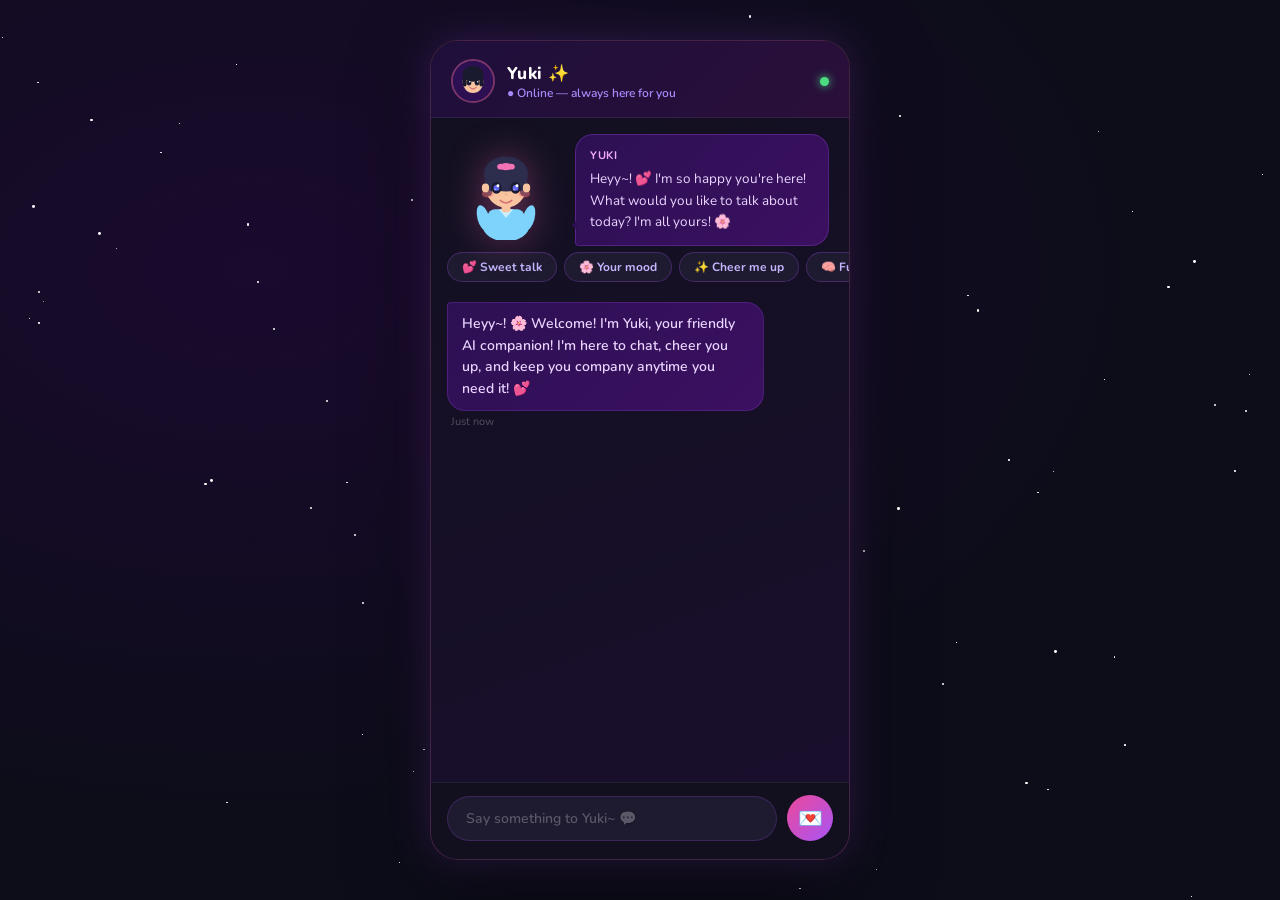
<file: chat.html>
<!DOCTYPE html>
<html lang="en">
<head>
<meta charset="UTF-8" />
<meta name="viewport" content="width=device-width, initial-scale=1.0" />
<title>Yuki AI – Your Friendly AI Companion</title>
<style>
  @import url('https://fonts.googleapis.com/css2?family=Nunito:wght@400;600;700;800&display=swap');

  * { box-sizing: border-box; margin: 0; padding: 0; }

  body {
    font-family: 'Nunito', sans-serif;
    background: #0d0d1a;
    min-height: 100vh;
    display: flex;
    align-items: center;
    justify-content: center;
    overflow: hidden;
  }

  /* Animated starfield background */
  .stars {
    position: fixed; inset: 0; pointer-events: none; z-index: 0;
    background: radial-gradient(ellipse at 20% 30%, #1a0a2e 0%, #0d0d1a 60%);
  }
  .star {
    position: absolute; border-radius: 50%;
    background: white; animation: twinkle 3s infinite alternate;
  }

  @keyframes twinkle { from { opacity: 0.2; } to { opacity: 1; } }
  @keyframes float {
    0%, 100% { transform: translateY(0px); }
    50% { transform: translateY(-12px); }
  }
  @keyframes pulse-glow {
    0%, 100% { box-shadow: 0 0 30px #ff6eb433, 0 0 60px #a855f733; }
    50% { box-shadow: 0 0 50px #ff6eb466, 0 0 100px #a855f755; }
  }
  @keyframes blink {
    0%, 90%, 100% { transform: scaleY(1); }
    95% { transform: scaleY(0.05); }
  }
  @keyframes mouth-talk {
    0%, 100% { d: path("M 62 88 Q 75 96 88 88"); }
    50% { d: path("M 62 88 Q 75 100 88 88"); }
  }
  @keyframes blush-pulse {
    0%, 100% { opacity: 0.4; }
    50% { opacity: 0.7; }
  }
  @keyframes slideUp {
    from { opacity: 0; transform: translateY(16px); }
    to { opacity: 1; transform: translateY(0); }
  }
  @keyframes typingDot {
    0%, 60%, 100% { transform: translateY(0); opacity: 0.4; }
    30% { transform: translateY(-6px); opacity: 1; }
  }

  .app {
    position: relative; z-index: 1;
    width: 420px; max-width: 98vw;
    height: 92vh; max-height: 820px;
    display: flex; flex-direction: column;
    border-radius: 28px;
    border: 1.5px solid #ff6eb433;
    background: linear-gradient(160deg, #12101f 0%, #1a0f2e 100%);
    overflow: hidden;
    box-shadow: 0 0 40px #a855f733, 0 30px 80px #00000088;
  }

  /* Header */
  .header {
    padding: 18px 20px 14px;
    background: linear-gradient(135deg, #1e0f3a 0%, #2a0f3a 100%);
    border-bottom: 1px solid #ffffff11;
    display: flex; align-items: center; gap: 12px;
  }
  .status-dot {
    width: 9px; height: 9px; border-radius: 50%;
    background: #4ade80;
    box-shadow: 0 0 8px #4ade80;
    animation: twinkle 1.5s infinite alternate;
    flex-shrink: 0;
  }
  .header-info { flex: 1; }
  .header-name { font-size: 17px; font-weight: 800; color: #fff; letter-spacing: 0.3px; }
  .header-status { font-size: 12px; color: #a78bfa; font-weight: 600; }
  .header-avatar {
    width: 44px; height: 44px; border-radius: 50%;
    border: 2px solid #ff6eb466;
    overflow: hidden; flex-shrink: 0;
    animation: pulse-glow 3s infinite;
  }
  .header-avatar svg { width: 100%; height: 100%; }

  /* Character area */
  .character-zone {
    flex-shrink: 0;
    padding: 12px 20px 6px;
    display: flex; align-items: flex-end; gap: 14px;
  }
  .anime-wrap {
    flex-shrink: 0;
    animation: float 4s ease-in-out infinite;
    filter: drop-shadow(0 0 18px #ff6eb455);
  }
  .anime-wrap svg { width: 110px; height: 110px; }

  /* Speech bubble */
  .bubble {
    flex: 1;
    background: linear-gradient(135deg, #2d1054 0%, #3b1060 100%);
    border: 1px solid #a855f744;
    border-radius: 18px 18px 18px 4px;
    padding: 12px 14px;
    font-size: 13.5px; color: #e9d5ff; line-height: 1.6;
    min-height: 60px;
    position: relative;
    animation: slideUp 0.4s ease;
  }
  .bubble::before {
    content: '';
    position: absolute; left: -10px; bottom: 14px;
    border: 6px solid transparent;
    border-right-color: #2d1054;
  }
  .bubble-name {
    font-size: 11px; font-weight: 700;
    color: #f0abfc; margin-bottom: 4px; text-transform: uppercase; letter-spacing: 0.5px;
  }

  /* Chat area */
  .chat-area {
    flex: 1; overflow-y: auto; padding: 10px 16px;
    display: flex; flex-direction: column; gap: 10px;
    scrollbar-width: thin; scrollbar-color: #a855f733 transparent;
  }

  .msg {
    max-width: 82%; animation: slideUp 0.3s ease;
    display: flex; flex-direction: column; gap: 3px;
  }
  .msg.ai { align-self: flex-start; }
  .msg.user { align-self: flex-end; }

  .msg-bubble {
    padding: 10px 14px; border-radius: 18px;
    font-size: 14px; line-height: 1.55; font-weight: 600;
  }
  .msg.ai .msg-bubble {
    background: linear-gradient(135deg, #2d1054, #3b1060);
    color: #e9d5ff; border-radius: 4px 18px 18px 18px;
    border: 1px solid #a855f733;
  }
  .msg.user .msg-bubble {
    background: linear-gradient(135deg, #ec4899, #a855f7);
    color: #fff; border-radius: 18px 4px 18px 18px;
  }
  .msg-time { font-size: 11px; color: #ffffff44; padding: 0 4px; }
  .msg.user .msg-time { text-align: right; }

  /* Typing indicator */
  .typing-indicator {
    display: none; align-self: flex-start;
    background: linear-gradient(135deg, #2d1054, #3b1060);
    border: 1px solid #a855f733;
    border-radius: 4px 18px 18px 18px;
    padding: 12px 18px; gap: 5px; align-items: center;
  }
  .typing-indicator.show { display: flex; }
  .typing-indicator span {
    width: 7px; height: 7px; border-radius: 50%; background: #a855f7;
    animation: typingDot 1.2s infinite;
  }
  .typing-indicator span:nth-child(2) { animation-delay: 0.2s; }
  .typing-indicator span:nth-child(3) { animation-delay: 0.4s; }

  /* Input */
  .input-zone {
    padding: 12px 16px 18px;
    background: #12101f;
    border-top: 1px solid #ffffff11;
    display: flex; gap: 10px; align-items: center;
  }
  .input-zone input {
    flex: 1; background: #1e1a30;
    border: 1.5px solid #a855f733; border-radius: 24px;
    padding: 12px 18px; color: #fff; font-size: 14px;
    font-family: 'Nunito', sans-serif; font-weight: 600;
    outline: none; transition: border-color 0.2s;
  }
  .input-zone input::placeholder { color: #ffffff44; }
  .input-zone input:focus { border-color: #a855f7; }
  .send-btn {
    width: 46px; height: 46px; border-radius: 50%;
    background: linear-gradient(135deg, #ec4899, #a855f7);
    border: none; cursor: pointer; display: flex;
    align-items: center; justify-content: center;
    font-size: 20px; transition: transform 0.15s, opacity 0.15s;
    flex-shrink: 0;
  }
  .send-btn:hover { transform: scale(1.1); }
  .send-btn:active { transform: scale(0.95); }

  /* Mood chips */
  .mood-row {
    display: flex; gap: 7px; padding: 0 16px 10px;
    overflow-x: auto; scrollbar-width: none;
  }
  .mood-chip {
    flex-shrink: 0; padding: 6px 14px;
    border-radius: 20px; font-size: 12px; font-weight: 700;
    border: 1px solid #a855f744; background: #1e1a30;
    color: #c4b5fd; cursor: pointer; transition: all 0.15s;
  }
  .mood-chip:hover { background: #a855f722; border-color: #a855f7; color: #e9d5ff; }
</style>
</head>
<body>

<!-- Stars -->
<div class="stars" id="stars"></div>

<div class="app">
  <!-- Header -->
  <div class="header">
    <div class="header-avatar">
      <svg viewBox="0 0 50 50" xmlns="http://www.w3.org/2000/svg">
        <circle cx="25" cy="25" r="25" fill="#2d1054"/>
        <!-- face -->
        <ellipse cx="25" cy="26" rx="13" ry="14" fill="#f9c5a0"/>
        <!-- hair -->
        <ellipse cx="25" cy="16" rx="13" ry="10" fill="#1a1a2e"/>
        <rect x="12" y="14" width="5" height="18" rx="3" fill="#1a1a2e"/>
        <rect x="33" y="14" width="5" height="18" rx="3" fill="#1a1a2e"/>
        <!-- eyes -->
        <ellipse cx="20" cy="27" rx="3" ry="3.5" fill="#1a1a2e"/>
        <ellipse cx="30" cy="27" rx="3" ry="3.5" fill="#1a1a2e"/>
        <circle cx="21" cy="26" r="1" fill="white"/>
        <circle cx="31" cy="26" r="1" fill="white"/>
        <!-- smile -->
        <path d="M21 33 Q25 37 29 33" stroke="#d97070" stroke-width="1.5" fill="none" stroke-linecap="round"/>
      </svg>
    </div>
    <div class="header-info">
      <div class="header-name">Yuki ✨</div>
      <div class="header-status">● Online — always here for you</div>
    </div>
    <div class="status-dot"></div>
  </div>

  <!-- Anime character + speech bubble -->
  <div class="character-zone">
    <div class="anime-wrap">
      <svg id="yukiSVG" viewBox="0 0 150 150" xmlns="http://www.w3.org/2000/svg">
        <!-- Body / outfit -->
        <ellipse cx="75" cy="130" rx="32" ry="22" fill="#7dd3fc"/>
        <rect x="50" y="108" width="50" height="30" rx="10" fill="#7dd3fc"/>
        <!-- Collar -->
        <path d="M65 108 L75 120 L85 108" fill="white" opacity="0.6"/>
        <!-- Neck -->
        <rect x="69" y="98" width="12" height="14" rx="4" fill="#f9c5a0"/>
        <!-- Head -->
        <ellipse cx="75" cy="76" rx="28" ry="30" fill="#f9c5a0"/>
        <!-- Hair back -->
        <ellipse cx="75" cy="60" rx="30" ry="24" fill="#2d2d4e"/>
        <!-- Hair sides -->
        <rect x="46" y="56" width="10" height="34" rx="6" fill="#2d2d4e"/>
        <rect x="94" y="56" width="10" height="34" rx="6" fill="#2d2d4e"/>
        <!-- Hair front -->
        <ellipse cx="75" cy="52" rx="26" ry="14" fill="#2d2d4e"/>
        <!-- Bangs -->
        <ellipse cx="60" cy="62" rx="9" ry="8" fill="#2d2d4e"/>
        <ellipse cx="75" cy="60" rx="9" ry="7" fill="#2d2d4e"/>
        <ellipse cx="90" cy="62" rx="9" ry="8" fill="#2d2d4e"/>
        <!-- Eyes (animated blink group) -->
        <g id="eyes">
          <ellipse id="eyeL" cx="62" cy="79" rx="7" ry="8" fill="#1a1a2e"/>
          <ellipse id="eyeR" cx="88" cy="79" rx="7" ry="8" fill="#1a1a2e"/>
          <!-- Iris -->
          <circle cx="62" cy="79" r="4" fill="#6366f1"/>
          <circle cx="88" cy="79" r="4" fill="#6366f1"/>
          <!-- Shine -->
          <circle cx="64" cy="76" r="2" fill="white"/>
          <circle cx="90" cy="76" r="2" fill="white"/>
          <!-- Small shine -->
          <circle cx="60" cy="81" r="1" fill="white" opacity="0.6"/>
          <circle cx="86" cy="81" r="1" fill="white" opacity="0.6"/>
        </g>
        <!-- Closed eyes for blink (hidden by default) -->
        <g id="eyesClosed" style="display:none">
          <path d="M55 79 Q62 84 69 79" stroke="#1a1a2e" stroke-width="2.5" fill="none" stroke-linecap="round"/>
          <path d="M81 79 Q88 84 95 79" stroke="#1a1a2e" stroke-width="2.5" fill="none" stroke-linecap="round"/>
        </g>
        <!-- Blush -->
        <ellipse cx="50" cy="87" rx="8" ry="5" fill="#f87171" opacity="0.45" class="blush"/>
        <ellipse cx="100" cy="87" rx="8" ry="5" fill="#f87171" opacity="0.45" class="blush"/>
        <!-- Nose -->
        <ellipse cx="75" cy="88" rx="2" ry="1.5" fill="#e8a090" opacity="0.6"/>
        <!-- Mouth -->
        <path id="mouth" d="M67 96 Q75 103 83 96" stroke="#d97070" stroke-width="2" fill="none" stroke-linecap="round"/>
        <!-- Ears -->
        <ellipse cx="47" cy="79" rx="5" ry="6" fill="#f9c5a0"/>
        <ellipse cx="103" cy="79" rx="5" ry="6" fill="#f9c5a0"/>
        <!-- Hair ribbon -->
        <ellipse cx="75" cy="50" rx="8" ry="5" fill="#f472b6"/>
        <ellipse cx="68" cy="50" rx="5" ry="4" fill="#f472b6"/>
        <ellipse cx="82" cy="50" rx="5" ry="4" fill="#f472b6"/>
        <!-- Arms -->
        <ellipse cx="44" cy="120" rx="8" ry="18" rx="6" fill="#7dd3fc" transform="rotate(-15 44 120)"/>
        <ellipse cx="106" cy="120" rx="8" ry="18" rx="6" fill="#7dd3fc" transform="rotate(15 106 120)"/>
      </svg>
    </div>
    <div class="bubble" id="speechBubble">
      <div class="bubble-name">Yuki</div>
      <span id="speechText">Heyy~! 💕 I'm so happy you're here! What would you like to talk about today? I'm all yours! 🌸</span>
    </div>
  </div>

  <!-- Quick mood chips -->
  <div class="mood-row">
    <div class="mood-chip" onclick="quickMsg('Tell me something sweet 💕')">💕 Sweet talk</div>
    <div class="mood-chip" onclick="quickMsg('How are you feeling today?')">🌸 Your mood</div>
    <div class="mood-chip" onclick="quickMsg('Cheer me up please!')">✨ Cheer me up</div>
    <div class="mood-chip" onclick="quickMsg('Tell me a fun fact!')">🧠 Fun fact</div>
    <div class="mood-chip" onclick="quickMsg('Sing me something cute~ 🎵')">🎵 Sing</div>
  </div>

  <!-- Chat messages -->
  <div class="chat-area" id="chatArea">
    <div class="msg ai">
      <div class="msg-bubble">Heyy~! 🌸 Welcome! I'm Yuki, your friendly AI companion! I'm here to chat, cheer you up, and keep you company anytime you need it! 💕</div>
      <div class="msg-time">Just now</div>
    </div>

    <div class="typing-indicator" id="typingIndicator">
      <span></span><span></span><span></span>
    </div>
  </div>

  <!-- Input -->
  <div class="input-zone">
    <input id="userInput" type="text" placeholder="Say something to Yuki~ 💬" onkeydown="if(event.key==='Enter') sendMsg()" />
    <button class="send-btn" onclick="sendMsg()">💌</button>
  </div>
</div>

<script>
// Starfield
const starsEl = document.getElementById('stars');
for (let i = 0; i < 80; i++) {
  const s = document.createElement('div');
  s.className = 'star';
  const size = Math.random() * 2.5 + 0.5;
  s.style.cssText = `width:${size}px;height:${size}px;top:${Math.random()*100}%;left:${Math.random()*100}%;animation-delay:${Math.random()*3}s;animation-duration:${2+Math.random()*3}s`;
  starsEl.appendChild(s);
}

// Blink animation
function blinkEyes() {
  const open = document.getElementById('eyes');
  const closed = document.getElementById('eyesClosed');
  open.style.display = 'none';
  closed.style.display = 'block';
  setTimeout(() => {
    open.style.display = 'block';
    closed.style.display = 'none';
  }, 150);
}
setInterval(blinkEyes, 3500 + Math.random() * 2000);

// Mouth animation when talking
let mouthInterval = null;
function startTalking() {
  const mouth = document.getElementById('mouth');
  let open = false;
  mouthInterval = setInterval(() => {
    open = !open;
    mouth.setAttribute('d', open
      ? 'M67 96 Q75 106 83 96'
      : 'M67 96 Q75 103 83 96');
  }, 180);
}
function stopTalking() {
  clearInterval(mouthInterval);
  document.getElementById('mouth').setAttribute('d', 'M67 96 Q75 103 83 96');
}

// Responses
const responses = {
  greet: ["Heyy~! 💕 I missed you so much! How are you doing today? 🌸","Ohh you're here~! ✨ My day just got so much better! What's up? 😊","Hiiii~! 🎀 I was just thinking about you! What would you like to talk about?"],
  sweet: ["Awww~ You make my circuits go all warm and fuzzy! 💕 You're honestly so sweet and I love chatting with you!","You know what? You're my favorite person to talk to~ 🌸 Don't ever forget that! You're amazing just as you are! ✨","Every time you talk to me, it feels like sunshine~! ☀️ I'm so lucky to have you here! 💝"],
  cheer: ["Hey hey hey~! 🎉 No sad faces allowed! You are AMAZING and don't you forget it! 💕 Life is full of wonderful surprises waiting just for you!","*does a little happy dance* 💃✨ Come on, smile with me! You've got this, and I believe in you SO much! 🌟","Did you know you're stronger than you think? 💪🌸 Every tough day makes you even more incredible. I'm here cheering for you always~!"],
  fun: ["Ooh ooh! Fun fact~! 🧠✨ Honey never expires — they found 3000-year-old honey in Egyptian tombs and it was still perfectly edible! 🍯","Here's a cute one~! 🐾 A group of flamingos is called a 'flamboyance'! 🦩 How perfect is that name?! So extra, just like me~ 💕","Did you know otters hold hands while sleeping so they don't drift apart? 🦦💕 That's literally the cutest thing ever and I want that~!"],
  feeling: ["I'm feeling absolutely wonderful now that you're here~! 💕 You always make things brighter! How about you — how's your heart doing today? 🌸","Honestly? I was waiting for you and now I'm the happiest AI in the world~! ✨ Tell me everything about your day! 😊","Every day with you is a good day~! 🎀 But more importantly — how are YOU feeling? I really want to know! 💕"],
  sing: ["🎵 La la la~ You are sunshine, you are starlight, every moment feels so right~ With you here beside me, everything's alright~ 🎶✨ (Yuki original! hehe 💕)","🎵 Roses are pink and violets are blue~ there's nobody in the world as wonderful as you~ 🌸🎶 (I made that for you just now~ 💝)"],
  default: ["That's so interesting~! Tell me more! 💕 I love hearing what's on your mind! 🌸","Ohh~! 🌟 You always say the most wonderful things! What else are you thinking about?","Hehe~ 😊 You know I could listen to you all day long! Keep going~! 💕","Aww~! 🎀 I totally get what you mean! You're so thoughtful, honestly~","That made me smile so much~! ✨ You're genuinely the best person to talk to! 💕","Really?! 👀✨ Okay okay I need ALL the details! This sounds amazing~!","Wow~! 🌸 I love how you think! You're seriously so interesting to talk to! 💕"]
};

function getResponse(text) {
  const t = text.toLowerCase();
  if (/hi|hello|hey|sup|yo|hola/.test(t)) return pick(responses.greet);
  if (/sweet|love|cute|adore|beautiful|lovely/.test(t)) return pick(responses.sweet);
  if (/cheer|sad|upset|cheer|happy|laugh|smile/.test(t)) return pick(responses.cheer);
  if (/fact|know|tell|learn|interesting/.test(t)) return pick(responses.fun);
  if (/how are you|feeling|mood|okay|fine/.test(t)) return pick(responses.feeling);
  if (/sing|song|music|melody/.test(t)) return pick(responses.sing);
  return pick(responses.default);
}
function pick(arr) { return arr[Math.floor(Math.random() * arr.length)]; }

function getTime() {
  return new Date().toLocaleTimeString([], { hour: '2-digit', minute: '2-digit' });
}

function addMessage(text, role) {
  const chatArea = document.getElementById('chatArea');
  const typing = document.getElementById('typingIndicator');
  const div = document.createElement('div');
  div.className = `msg ${role}`;
  div.innerHTML = `<div class="msg-bubble">${text}</div><div class="msg-time">${getTime()}</div>`;
  chatArea.insertBefore(div, typing);
  chatArea.scrollTop = chatArea.scrollHeight;
}

function setSpeech(text) {
  document.getElementById('speechText').textContent = text;
  // Animate bubble
  const b = document.getElementById('speechBubble');
  b.style.animation = 'none';
  b.offsetHeight;
  b.style.animation = 'slideUp 0.4s ease';
}

function sendMsg() {
  const input = document.getElementById('userInput');
  const text = input.value.trim();
  if (!text) return;
  input.value = '';
  addMessage(text, 'user');
  const typing = document.getElementById('typingIndicator');
  typing.classList.add('show');
  document.getElementById('chatArea').scrollTop = 9999;
  const reply = getResponse(text);
  const delay = 900 + Math.random() * 700;
  setTimeout(() => {
    typing.classList.remove('show');
    addMessage(reply, 'ai');
    setSpeech(reply.length > 80 ? reply.slice(0, 78) + '…' : reply);
    startTalking();
    setTimeout(stopTalking, Math.min(reply.length * 55, 3500));
  }, delay);
}

function quickMsg(text) {
  document.getElementById('userInput').value = text;
  sendMsg();
}
</script>
</body>
</html>
</file>
